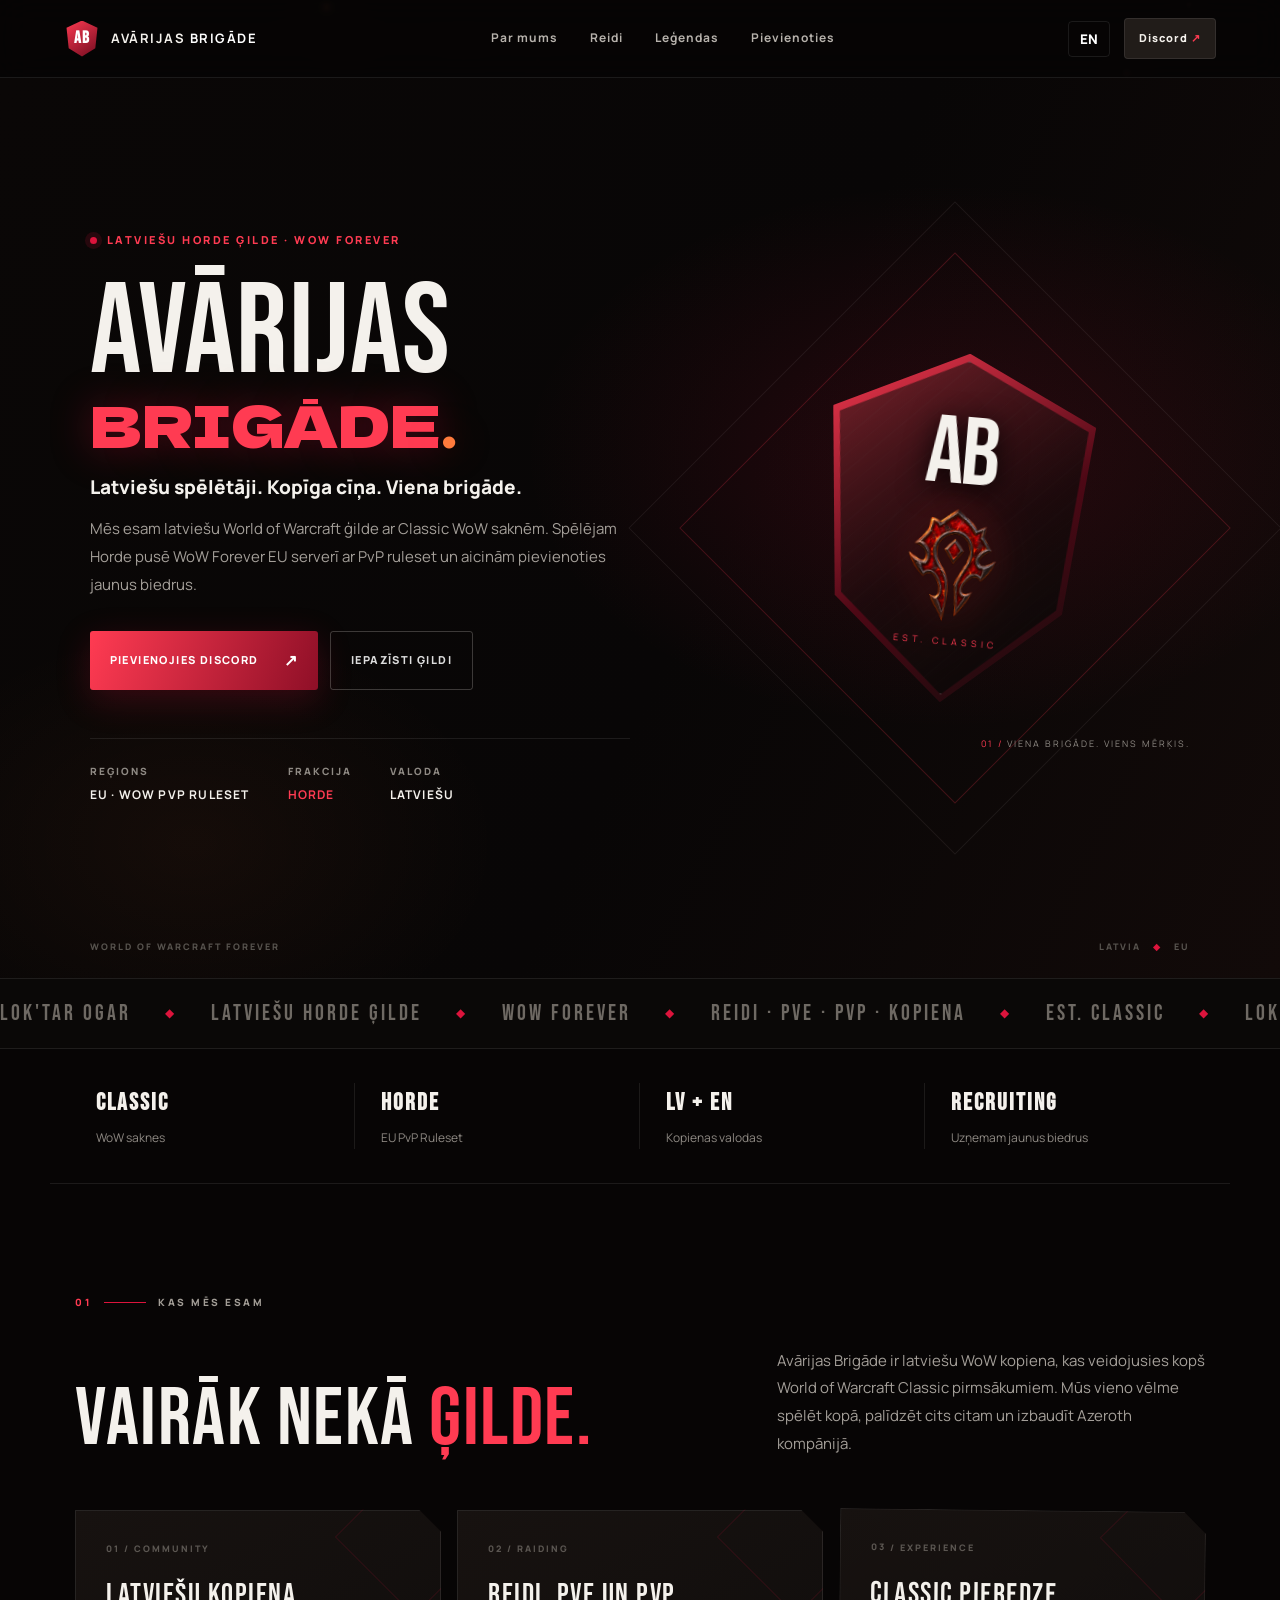
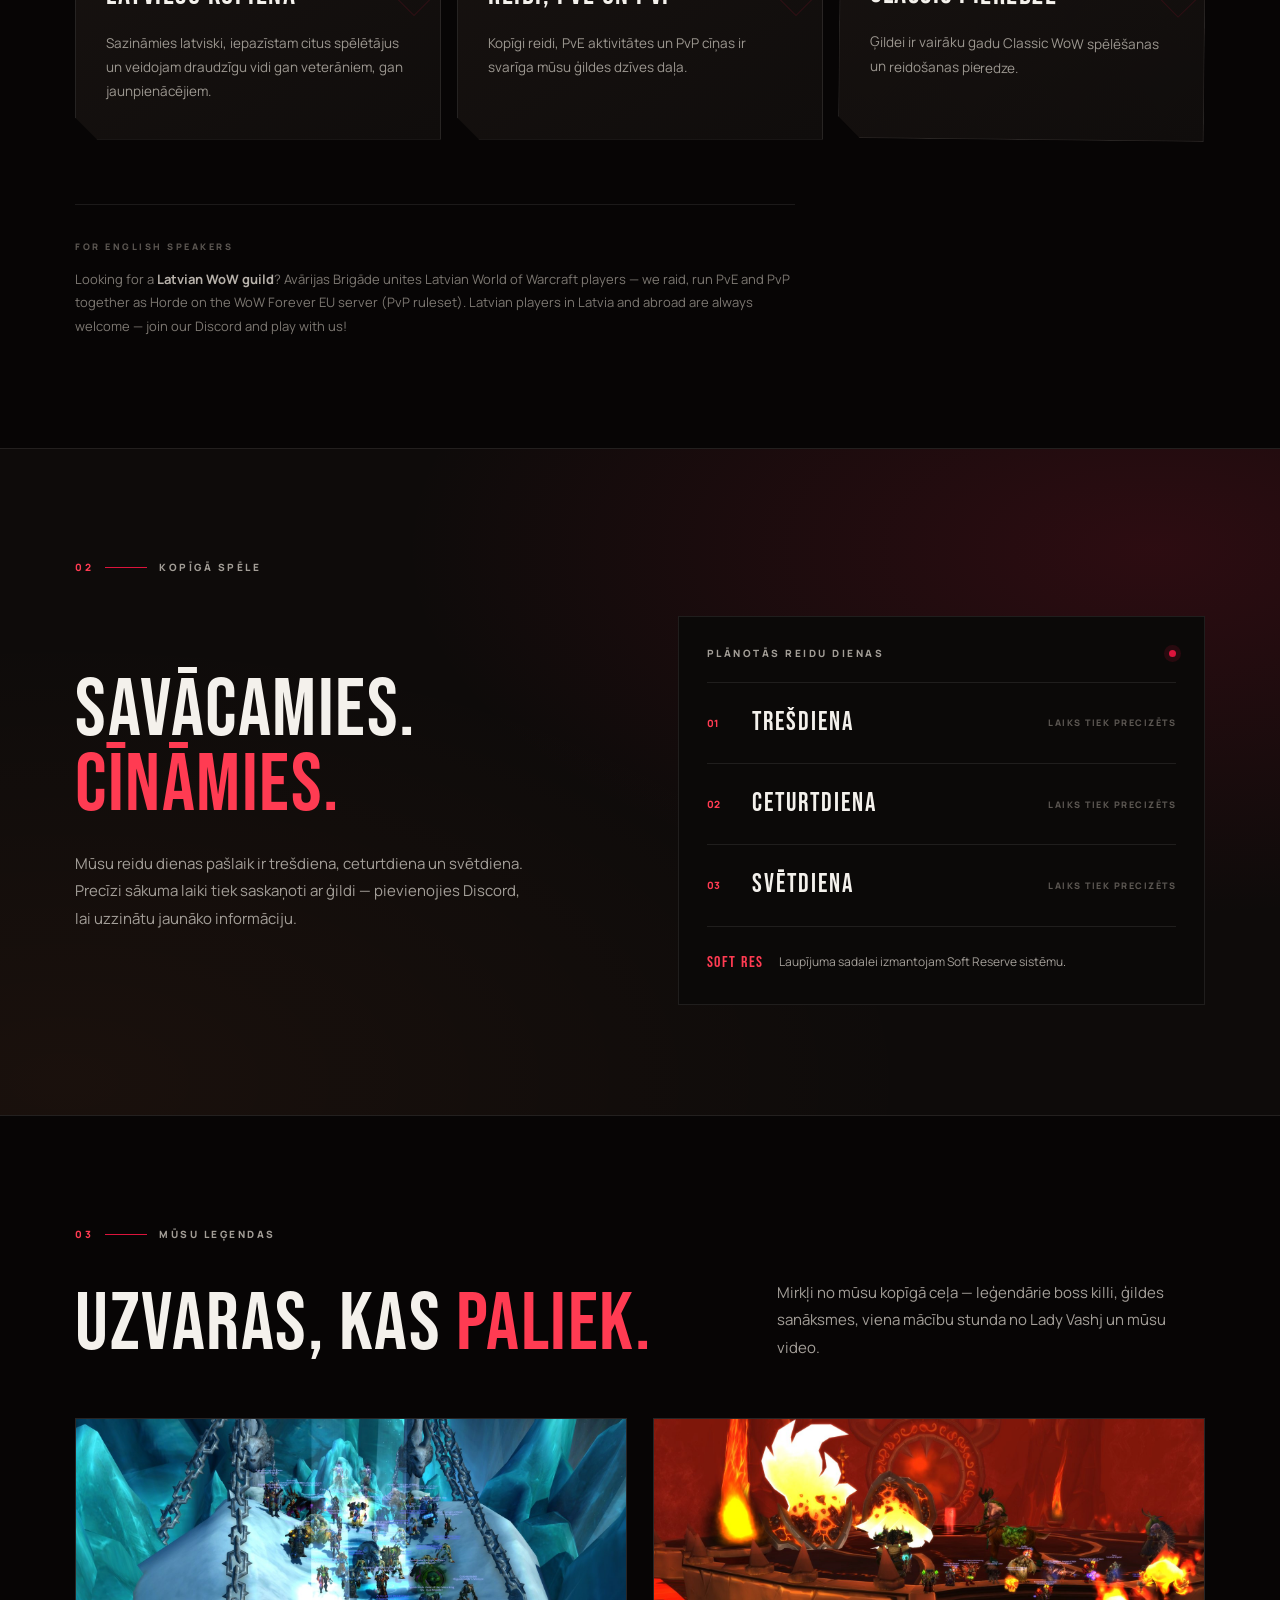
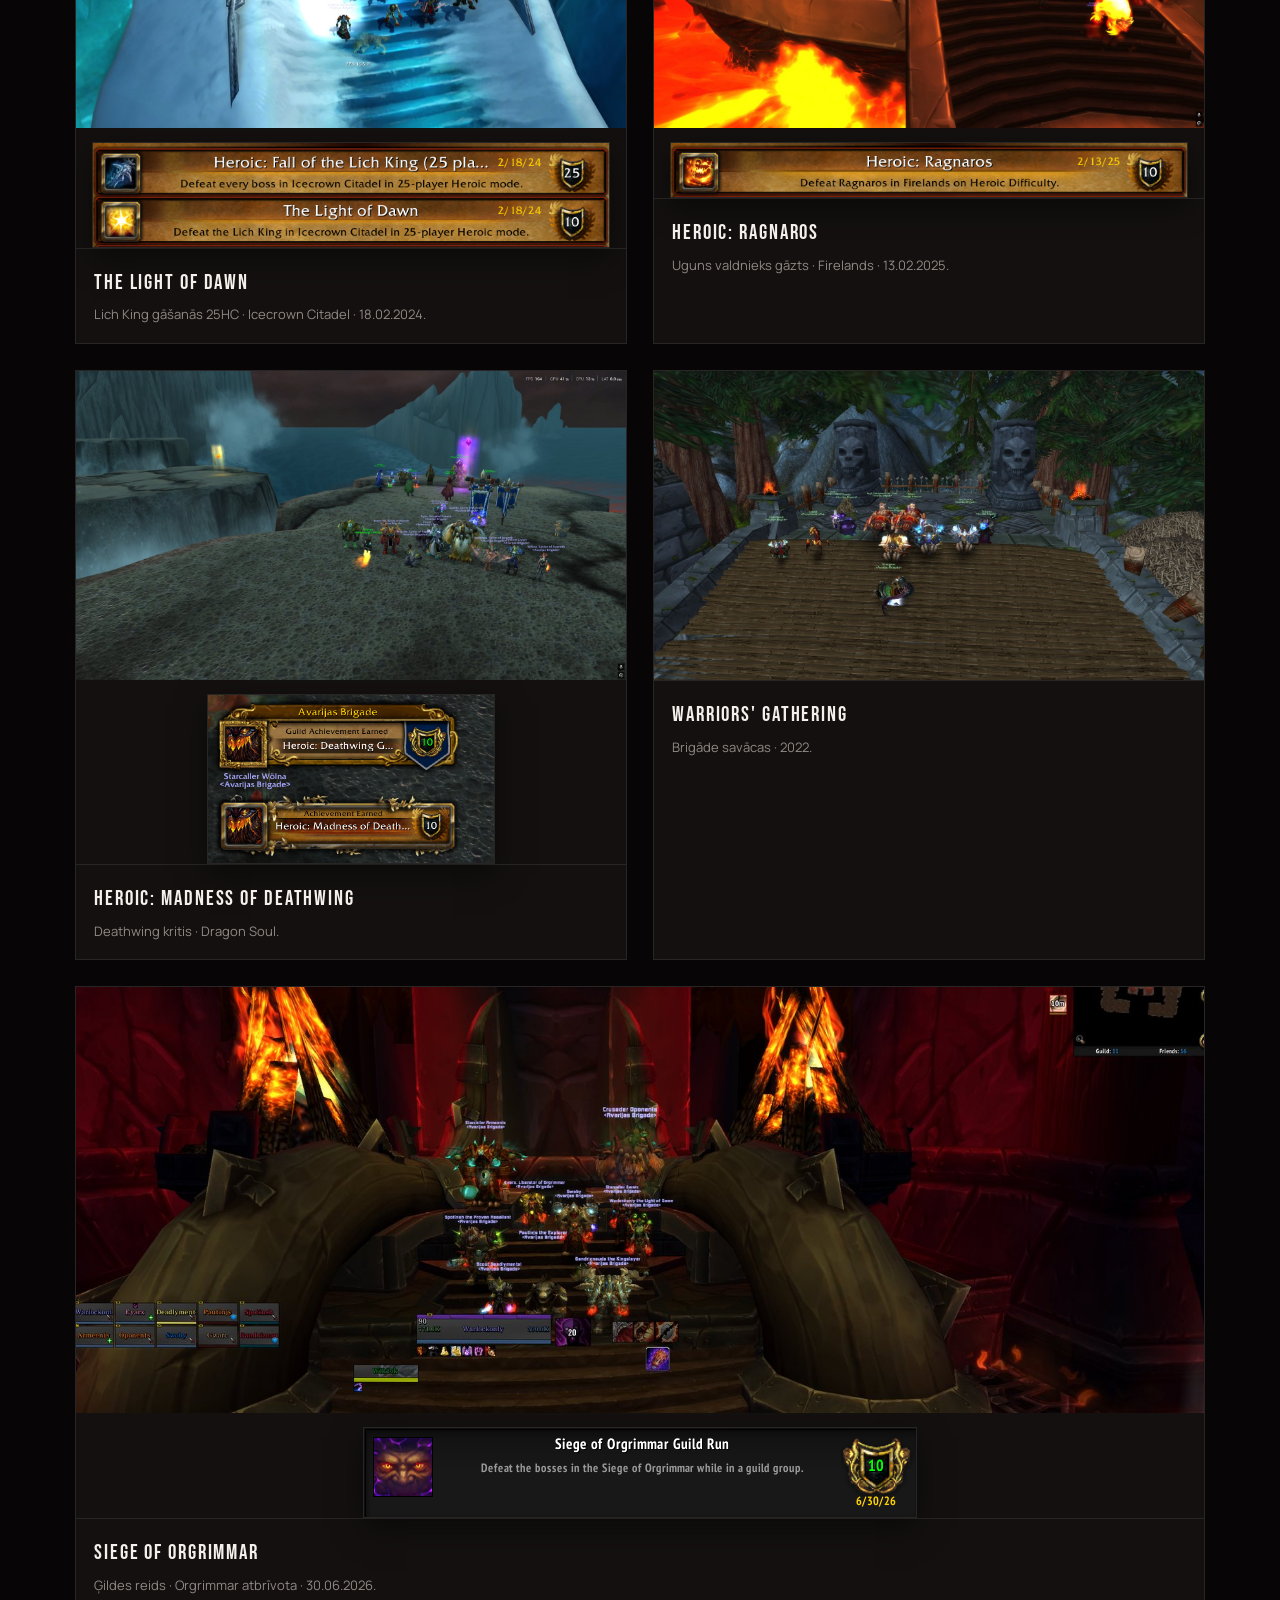
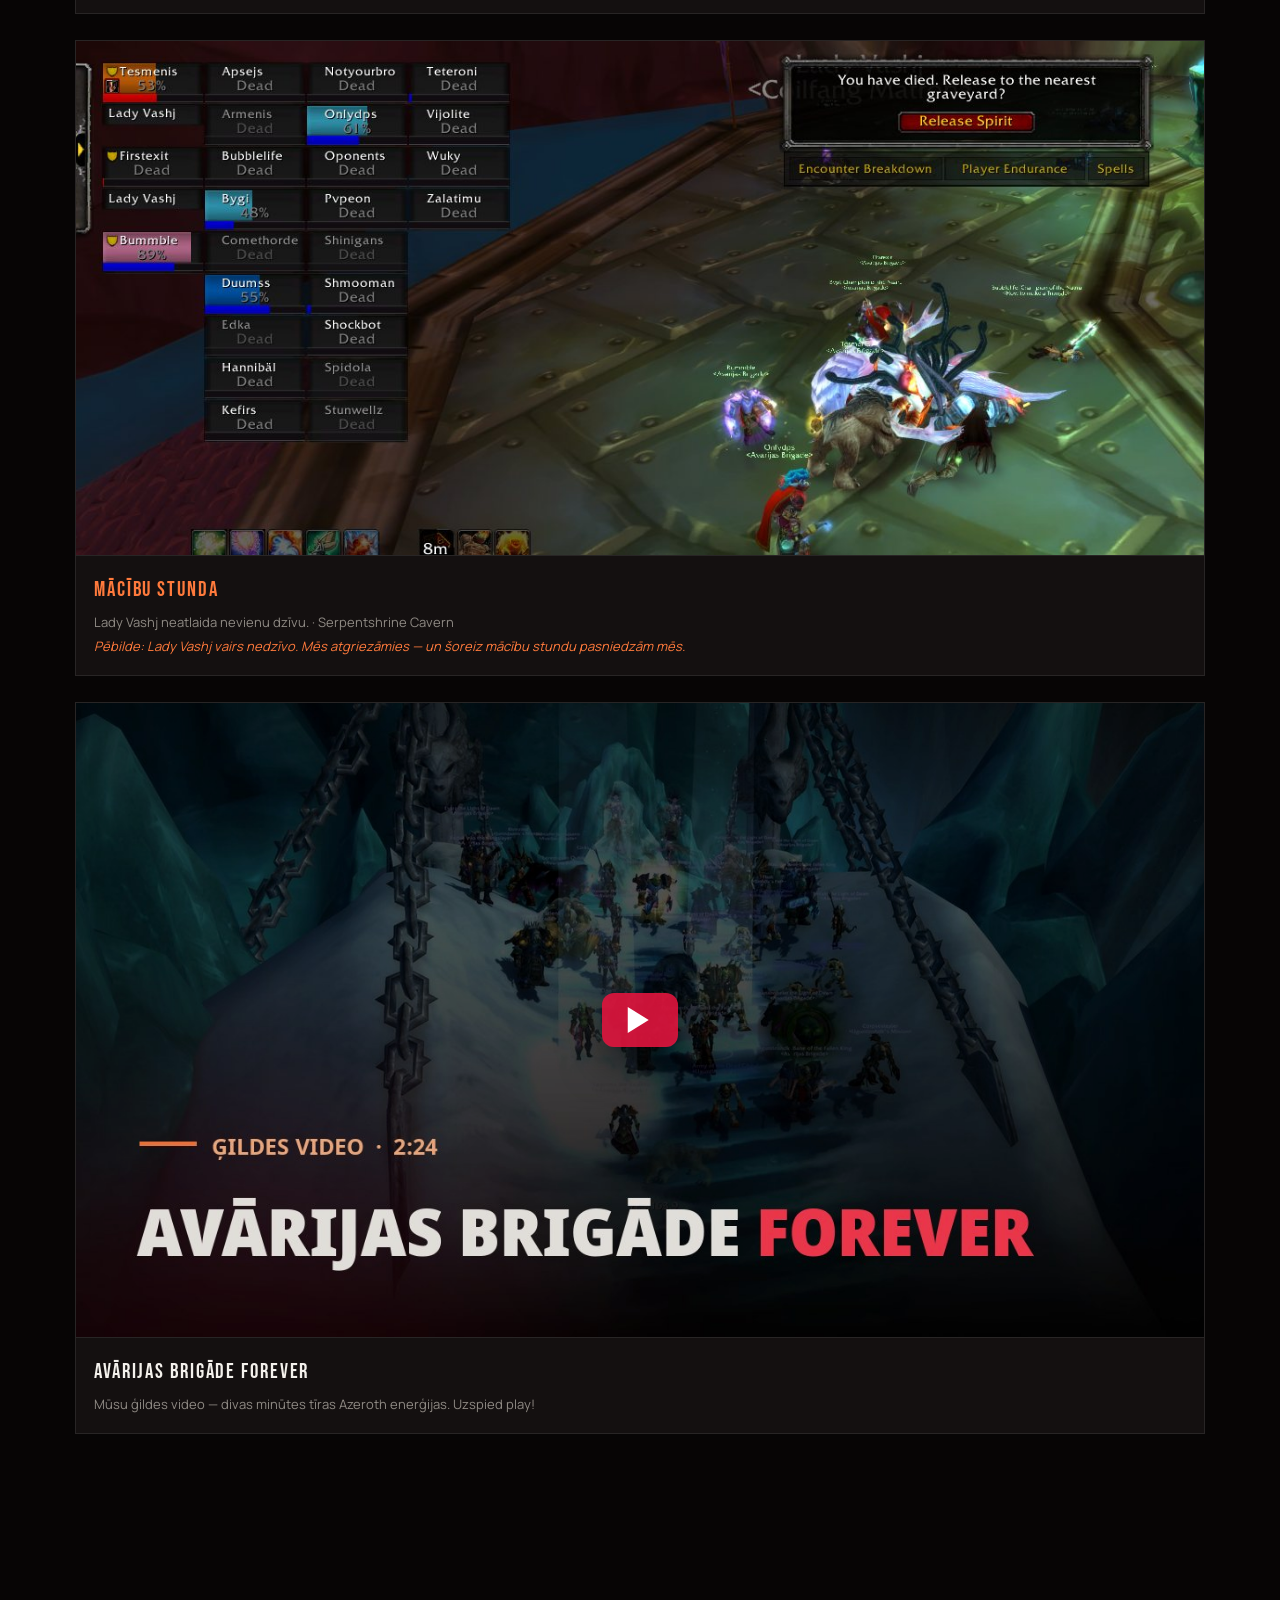
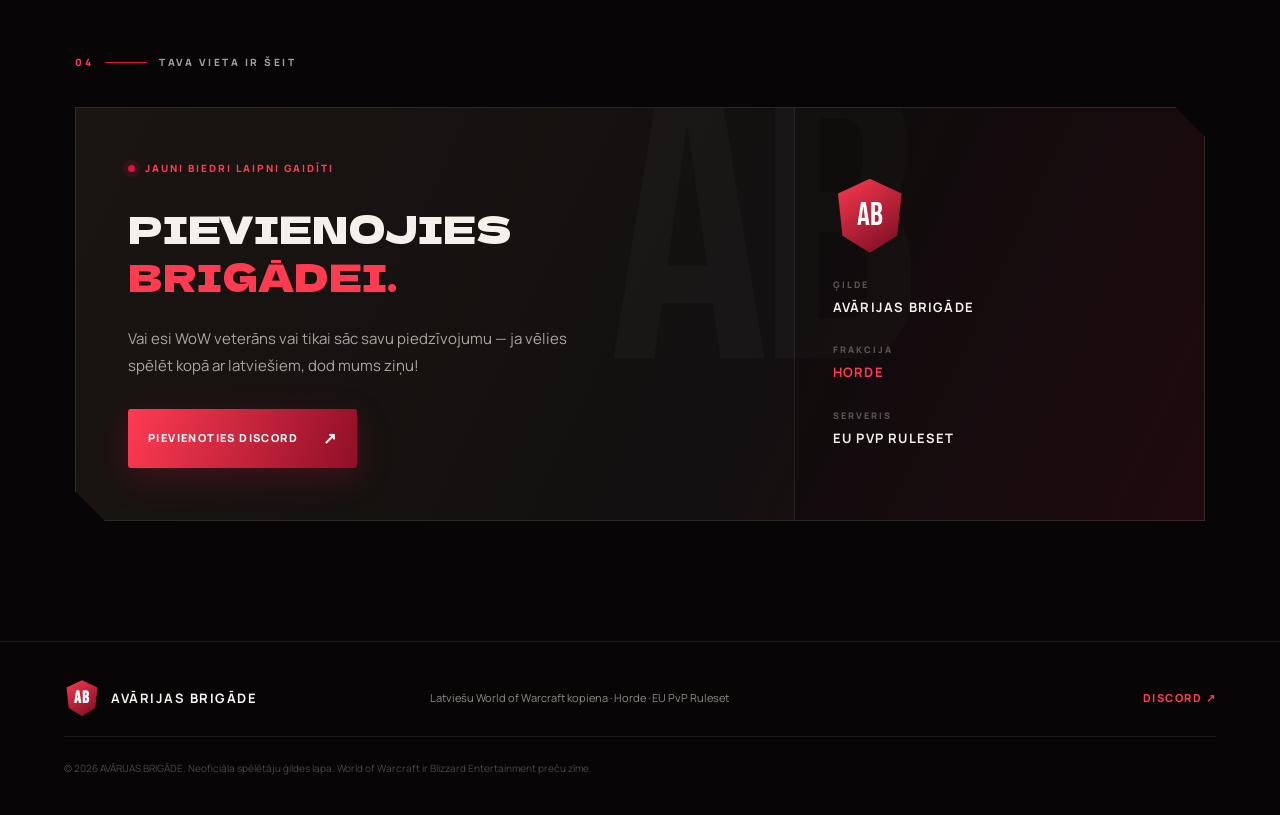
<file: index.html>
<!doctype html>
<html lang="lv">
<head>
  <meta charset="utf-8">
  <meta name="viewport" content="width=device-width, initial-scale=1">
  <meta name="theme-color" content="#070505">
  <title>Avārijas Brigāde | Latviešu WoW Forever Horde Ģilde</title>
  <meta name="description" content="Avārijas Brigāde ir latviešu World of Warcraft Forever ģilde EU PvP ruleset serverī, Horde frakcijā. Pievienojies mūsu latviešu WoW kopienai!">
  <meta name="keywords" content="Avārijas Brigāde, Latvian WoW Guild, Latvian WoW players, WoW Forever EU, WoW Forever Horde, Latvijas WoW ģilde, latviešu WoW spēlētāji">
  <meta property="og:title" content="Avārijas Brigāde — Latviešu WoW Forever Ģilde">
  <meta property="og:description" content="Latviešu Horde ģilde World of Warcraft Forever EU PvP ruleset serverī. Jauni spēlētāji laipni gaidīti!">
  <meta property="og:type" content="website">
  <link rel="icon" href="assets/favicon.svg" type="image/svg+xml">
  <link rel="preconnect" href="https://fonts.googleapis.com">
  <link rel="preconnect" href="https://fonts.gstatic.com" crossorigin>
  <link href="https://fonts.googleapis.com/css2?family=Bebas+Neue&family=Dela+Gothic+One&family=Manrope:wght@400;500;600;700;800&display=swap" rel="stylesheet">
  <link rel="stylesheet" href="styles.css?v=6">
  <script type="application/ld+json">
  {
    "@context":"https://schema.org",
    "@type":"Organization",
    "name":"Avārijas Brigāde",
    "description":"Latvian-speaking Horde guild on the World of Warcraft Forever EU PvP Ruleset server.",
    "url":"https://avarijas-brigade.github.io/",
    "sameAs":["https://discord.gg/phq5A6D"]
  }
  </script>
</head>
<body>
  <canvas id="embers" aria-hidden="true"></canvas>

  <header class="topbar">
    <a class="brand" href="#home" aria-label="Avārijas Brigāde">
      <span class="brand-mark">AB</span><span class="brand-name">AVĀRIJAS <b>BRIGĀDE</b></span>
    </a>
    <nav class="nav" aria-label="Galvenā navigācija">
      <a href="#about" data-i18n="navAbout">Par mums</a>
      <a href="#raids" data-i18n="navRaids">Reidi</a>
      <a href="#gallery" data-i18n="navGallery">Leģendas</a>
      <a href="#join" data-i18n="navJoin">Pievienoties</a>
    </nav>
    <div class="top-actions">
      <button class="lang-switch" id="langSwitch" type="button" aria-label="Switch language">EN</button>
      <a class="discord-small" href="https://discord.gg/phq5A6D" target="_blank" rel="noopener">Discord <span>↗</span></a>
      <button class="menu-btn" id="menuBtn" type="button" aria-label="Atvērt izvēlni" aria-expanded="false" aria-controls="menuOverlay">
        <span></span><span></span><span></span>
      </button>
    </div>
  </header>

  <div class="menu-overlay" id="menuOverlay" role="dialog" aria-modal="true" aria-label="Izvēlne" hidden>
    <button class="menu-close" id="menuClose" type="button" aria-label="Aizvērt izvēlni">✕</button>
    <nav class="menu-links">
      <a href="#about" data-i18n="navAbout">Par mums</a>
      <a href="#raids" data-i18n="navRaids">Reidi</a>
      <a href="#gallery" data-i18n="navGallery">Leģendas</a>
      <a href="#join" data-i18n="navJoin">Pievienoties</a>
      <a href="https://discord.gg/phq5A6D" target="_blank" rel="noopener" class="menu-discord">Discord ↗</a>
    </nav>
  </div>

  <main>
    <section class="hero" id="home">
      <div class="hero-grain" aria-hidden="true"></div>
      <div class="hero-content">
        <div class="eyebrow reveal"><span class="pulse"></span><span data-i18n="eyebrow">LATVIEŠU HORDE ĢILDE · WOW FOREVER</span></div>
        <h1 class="reveal">
          <span class="h-line">AVĀRIJAS</span>
          <span class="h-line h-punch">BRIGĀDE<i>.</i></span>
        </h1>
        <p class="hero-sub reveal" data-i18n="heroSub">Latviešu spēlētāji. Kopīga cīņa. Viena brigāde.</p>
        <p class="hero-copy reveal" data-i18n="heroCopy">Mēs esam latviešu World of Warcraft ģilde ar Classic WoW saknēm. Spēlējam Horde pusē WoW Forever EU serverī ar PvP ruleset un aicinām pievienoties jaunus biedrus.</p>
        <div class="hero-buttons reveal">
          <a class="btn btn-primary" href="https://discord.gg/phq5A6D" target="_blank" rel="noopener"><span data-i18n="joinDiscord">PIEVIENOJIES DISCORD</span><b>↗</b></a>
          <a class="btn btn-ghost" href="#about" data-i18n="discover">IEPAZĪSTI ĢILDI</a>
        </div>
        <div class="hero-meta reveal">
          <div><span class="meta-label" data-i18n="region">REĢIONS</span><strong>EU · WOW PVP RULESET</strong></div>
          <div><span class="meta-label" data-i18n="faction">FRAKCIJA</span><strong class="red-text">HORDE</strong></div>
          <div><span class="meta-label" data-i18n="language">VALODA</span><strong data-i18n="latvian">LATVIEŠU</strong></div>
        </div>
      </div>
      <div class="hero-art" id="heroArt" aria-hidden="true">
        <div class="rune rune-a"></div><div class="rune rune-b"></div>
        <div class="crest"><div class="crest-inner"><span>AB</span><img class="crest-emblem" src="assets/horde-emblem.png" alt="Horde emblēma" width="480" height="589"><small data-i18n="estClassic">EST. CLASSIC</small></div></div>
        <div class="art-caption"><span>01 /</span> <span data-i18n="artCaption">VIENA BRIGĀDE. VIENS MĒRĶIS.</span></div>
      </div>
      <div class="hero-bottom"><span>WORLD OF WARCRAFT FOREVER</span><span>LATVIA <i>◆</i> EU</span></div>
    </section>

    <div class="marquee" aria-hidden="true">
      <div class="marquee-track" id="marqueeTrack">
        <span>LOK'TAR OGAR</span><i>◆</i><span data-i18n="mq1">LATVIEŠU HORDE ĢILDE</span><i>◆</i><span>WOW FOREVER</span><i>◆</i><span data-i18n="mq2">REIDI · PVE · PVP · KOPIENA</span><i>◆</i><span>EST. CLASSIC</span><i>◆</i>
      </div>
    </div>

    <section class="stats">
      <div class="stat reveal"><strong>CLASSIC</strong><span data-i18n="stat1">WoW saknes</span></div>
      <div class="stat reveal"><strong>HORDE</strong><span data-i18n="stat2">EU PvP Ruleset</span></div>
      <div class="stat reveal"><strong>LV + EN</strong><span data-i18n="stat3">Kopienas valodas</span></div>
      <div class="stat reveal"><strong>RECRUITING</strong><span data-i18n="stat4">Uzņemam jaunus biedrus</span></div>
    </section>

    <section class="section about-section" id="about">
      <div class="section-kicker reveal"><span>01</span><i></i><span data-i18n="aboutKicker">KAS MĒS ESAM</span></div>
      <div class="section-heading">
        <h2 class="reveal" data-i18n="aboutTitle">VAIRĀK NEKĀ <em>ĢILDE.</em></h2>
        <div class="section-intro reveal" data-i18n="aboutIntro">Avārijas Brigāde ir latviešu WoW kopiena, kas veidojusies kopš World of Warcraft Classic pirmsākumiem. Mūs vieno vēlme spēlēt kopā, palīdzēt cits citam un izbaudīt Azeroth kompānijā.</div>
      </div>
      <div class="feature-grid">
        <article class="feature-card feature-wide reveal">
          <span class="card-number">01 / COMMUNITY</span>
          <h3 data-i18n="feature1Title">Latviešu kopiena</h3>
          <p data-i18n="feature1Text">Sazināmies latviski, iepazīstam citus spēlētājus un veidojam draudzīgu vidi gan veterāniem, gan jaunpienācējiem.</p>
        </article>
        <article class="feature-card reveal">
          <span class="card-number">02 / RAIDING</span>
          <h3 data-i18n="feature2Title">Reidi, PvE un PvP</h3>
          <p data-i18n="feature2Text">Kopīgi reidi, PvE aktivitātes un PvP cīņas ir svarīga mūsu ģildes dzīves daļa.</p>
        </article>
        <article class="feature-card reveal">
          <span class="card-number">03 / EXPERIENCE</span>
          <h3 data-i18n="feature3Title">Classic pieredze</h3>
          <p data-i18n="feature3Text">Ģildei ir vairāku gadu Classic WoW spēlēšanas un reidošanas pieredze.</p>
        </article>
      </div>
      <div class="en-note reveal">
        <span class="en-note-tag">FOR ENGLISH SPEAKERS</span>
        <p>Looking for a <strong>Latvian WoW guild</strong>? Avārijas Brigāde unites Latvian World of Warcraft players — we raid, run PvE and PvP together as Horde on the WoW Forever EU server (PvP ruleset). Latvian players in Latvia and abroad are always welcome — join our Discord and play with us!</p>
      </div>
    </section>

    <section class="raid-section" id="raids">
      <div class="raid-bg" aria-hidden="true"></div>
      <div class="section raid-inner">
        <div class="section-kicker reveal"><span>02</span><i></i><span data-i18n="raidKicker">KOPĪGĀ SPĒLE</span></div>
        <div class="raid-layout">
          <div>
            <h2 class="reveal" data-i18n="raidTitle">SAVĀCAMIES. <em>CĪNĀMIES.</em></h2>
            <p class="raid-description reveal" data-i18n="raidText">Mūsu reidu dienas pašlaik ir trešdiena, ceturtdiena un svētdiena. Precīzi sākuma laiki tiek saskaņoti ar ģildi — pievienojies Discord, lai uzzinātu jaunāko informāciju.</p>
          </div>
          <div class="schedule reveal">
            <div class="schedule-head"><span data-i18n="scheduleTitle">PLĀNOTĀS REIDU DIENAS</span><span class="live-dot"></span></div>
            <div class="day"><span>01</span><strong data-i18n="wednesday">Trešdiena</strong><small data-i18n="timeTbc">LAIKS TIEK PRECIZĒTS</small></div>
            <div class="day"><span>02</span><strong data-i18n="thursday">Ceturtdiena</strong><small data-i18n="timeTbc">LAIKS TIEK PRECIZĒTS</small></div>
            <div class="day"><span>03</span><strong data-i18n="sunday">Svētdiena</strong><small data-i18n="timeTbc">LAIKS TIEK PRECIZĒTS</small></div>
            <div class="loot-note"><b>SOFT RES</b><span data-i18n="lootText">Laupījuma sadalei izmantojam Soft Reserve sistēmu.</span></div>
          </div>
        </div>
      </div>
    </section>

    <section class="section gallery-section" id="gallery">
      <div class="section-kicker reveal"><span>03</span><i></i><span data-i18n="galleryKicker">MŪSU LEĢENDAS</span></div>
      <div class="section-heading">
        <h2 class="reveal" data-i18n="galleryTitle">UZVARAS, KAS <em>PALIEK.</em></h2>
        <div class="section-intro reveal" data-i18n="galleryIntro">Mirkļi no mūsu kopīgā ceļa — leģendārie boss killi, ģildes sanāksmes, viena mācību stunda no Lady Vashj un mūsu video.</div>
      </div>
      <div class="gallery-grid">
        <figure class="g-card reveal" data-full="assets/gallery/kill-lichking.jpg" tabindex="0">
          <div class="g-media">
            <img src="assets/gallery/kill-lichking.jpg" alt="Avārijas Brigāde uzvar Lich King cīņā Icecrown Citadel" loading="lazy">
          </div>
          <img class="g-ach" src="assets/gallery/ach-lichking.png" alt="Heroic: Fall of the Lich King (25 player) un The Light of Dawn sasniegumi" loading="lazy">
          <figcaption><strong data-i18n="capLichTitle">THE LIGHT OF DAWN</strong><span data-i18n="capLichText">Lich King gāšanās 25HC · Icecrown Citadel · 18.02.2024.</span></figcaption>
        </figure>
        <figure class="g-card reveal" data-full="assets/gallery/kill-ragnaros.jpg" tabindex="0">
          <div class="g-media">
            <img src="assets/gallery/kill-ragnaros.jpg" alt="Avārijas Brigāde uzvar Ragnaros cīņā Firelands" loading="lazy">
          </div>
          <img class="g-ach" src="assets/gallery/ach-ragnaros.png" alt="Heroic: Ragnaros sasniegums" loading="lazy">
          <figcaption><strong data-i18n="capRagTitle">HEROIC: RAGNAROS</strong><span data-i18n="capRagText">Uguns valdnieks gāzts · Firelands · 13.02.2025.</span></figcaption>
        </figure>
        <figure class="g-card reveal" data-full="assets/gallery/kill-deathwing.jpg" tabindex="0">
          <div class="g-media">
            <img src="assets/gallery/kill-deathwing.jpg" alt="Avārijas Brigāde Dragon Soul reidā pie Wyrmrest templa" loading="lazy">
          </div>
          <img class="g-ach" src="assets/gallery/ach-deathwing.png" alt="Heroic: Deathwing un Madness of Deathwing sasniegumi" loading="lazy">
          <figcaption><strong data-i18n="capDwTitle">HEROIC: MADNESS OF DEATHWING</strong><span data-i18n="capDwText">Deathwing kritis · Dragon Soul.</span></figcaption>
        </figure>
        <figure class="g-card reveal" data-full="assets/gallery/guild-2022.jpg" tabindex="0">
          <div class="g-media">
            <img src="assets/gallery/guild-2022.jpg" alt="Avārijas Brigāde kopīgā bilde uz zirgiem pie galvaskausu statujām" loading="lazy">
          </div>
          <figcaption><strong data-i18n="capGroup2Title">WARRIORS' GATHERING</strong><span data-i18n="capGroup2Text">Brigāde savācas · 2022.</span></figcaption>
        </figure>
        <figure class="g-card g-span reveal" data-full="assets/gallery/kill-orgrimmar.jpg" tabindex="0">
          <div class="g-media">
            <img src="assets/gallery/kill-orgrimmar.jpg" alt="Avārijas Brigāde kopīgā bilde pēc Siege of Orgrimmar ģildes reida" loading="lazy">
          </div>
          <img class="g-ach" src="assets/gallery/ach-orgrimmar.png" alt="Siege of Orgrimmar Guild Run sasniegums" loading="lazy">
          <figcaption><strong data-i18n="capOrgTitle">SIEGE OF ORGRIMMAR</strong><span data-i18n="capOrgText">Ģildes reids · Orgrimmar atbrīvota · 30.06.2026.</span></figcaption>
        </figure>
        <figure class="g-card g-span g-wipe reveal" data-full="assets/gallery/wipe-vashj.jpg" tabindex="0">
          <div class="g-media">
            <img src="assets/gallery/wipe-vashj.jpg" alt="Avārijas Brigāde episkais wipe pie Lady Vashj — visi miruši" loading="lazy">
          </div>
          <figcaption><strong data-i18n="capWipeTitle">MĀCĪBU STUNDA</strong><span data-i18n="capWipeText">Lady Vashj neatlaida nevienu dzīvu. · Serpentshrine Cavern</span><span class="g-epilogue" data-i18n="capWipeEpilogue">Pēbilde: Lady Vashj vairs nedzīvo. Mēs atgriezāmies — un šoreiz mācību stundu pasniedzām mēs.</span></figcaption>
        </figure>
        <figure class="g-card g-span g-video reveal">
          <div class="yt-lite" data-vid="fbRZspD0Kq4" role="button" tabindex="0" aria-label="Atskaņot ģildes video">
            <img src="assets/gallery/video-forever.jpg" alt="Avārijas Brigāde Forever — ģildes video" loading="lazy">
            <span class="yt-play" aria-hidden="true"></span>
          </div>
          <figcaption><strong data-i18n="capVideoTitle">AVĀRIJAS BRIGĀDE FOREVER</strong><span data-i18n="capVideoText">Mūsu ģildes video — divas minūtes tīras Azeroth enerģijas. Uzspied play!</span></figcaption>
        </figure>
      </div>
    </section>

    <section class="section join-section" id="join">
      <div class="section-kicker reveal"><span>04</span><i></i><span data-i18n="joinKicker">TAVA VIETA IR ŠEIT</span></div>
      <div class="join-card reveal">
        <div class="join-copy">
          <span class="join-tag"><span class="pulse"></span><span data-i18n="recruiting">JAUNI BIEDRI LAIPNI GAIDĪTI</span></span>
          <h2 data-i18n="joinTitle">PIEVIENOJIES <em>BRIGĀDEI.</em></h2>
          <p data-i18n="joinText">Vai esi WoW veterāns vai tikai sāc savu piedzīvojumu — ja vēlies spēlēt kopā ar latviešiem, dod mums ziņu!</p>
          <a class="btn btn-primary" href="https://discord.gg/phq5A6D" target="_blank" rel="noopener"><span data-i18n="joinNow">PIEVIENOTIES DISCORD</span><b>↗</b></a>
        </div>
        <div class="join-side">
          <div class="join-emblem">AB</div>
          <div><span data-i18n="guildNameLabel">ĢILDE</span><strong>AVĀRIJAS BRIGĀDE</strong></div>
          <div><span data-i18n="factionLabel">FRAKCIJA</span><strong class="red-text">HORDE</strong></div>
          <div><span data-i18n="serverLabel">SERVERIS</span><strong>EU PVP RULESET</strong></div>
        </div>
      </div>
    </section>
  </main>

  <footer class="footer">
    <a class="brand" href="#home"><span class="brand-mark">AB</span><span class="brand-name">AVĀRIJAS <b>BRIGĀDE</b></span></a>
    <p data-i18n="footerText">Latviešu World of Warcraft kopiena · Horde · EU PvP Ruleset</p>
    <a href="https://discord.gg/phq5A6D" target="_blank" rel="noopener">DISCORD ↗</a>
    <small>© <span id="year"></span> AVĀRIJAS BRIGĀDE. <span data-i18n="fanNote">Neoficiāla spēlētāju ģildes lapa. World of Warcraft ir Blizzard Entertainment preču zīme.</span></small>
  </footer>

  <script src="script.js?v=6"></script>
</body>
</html>
</file>
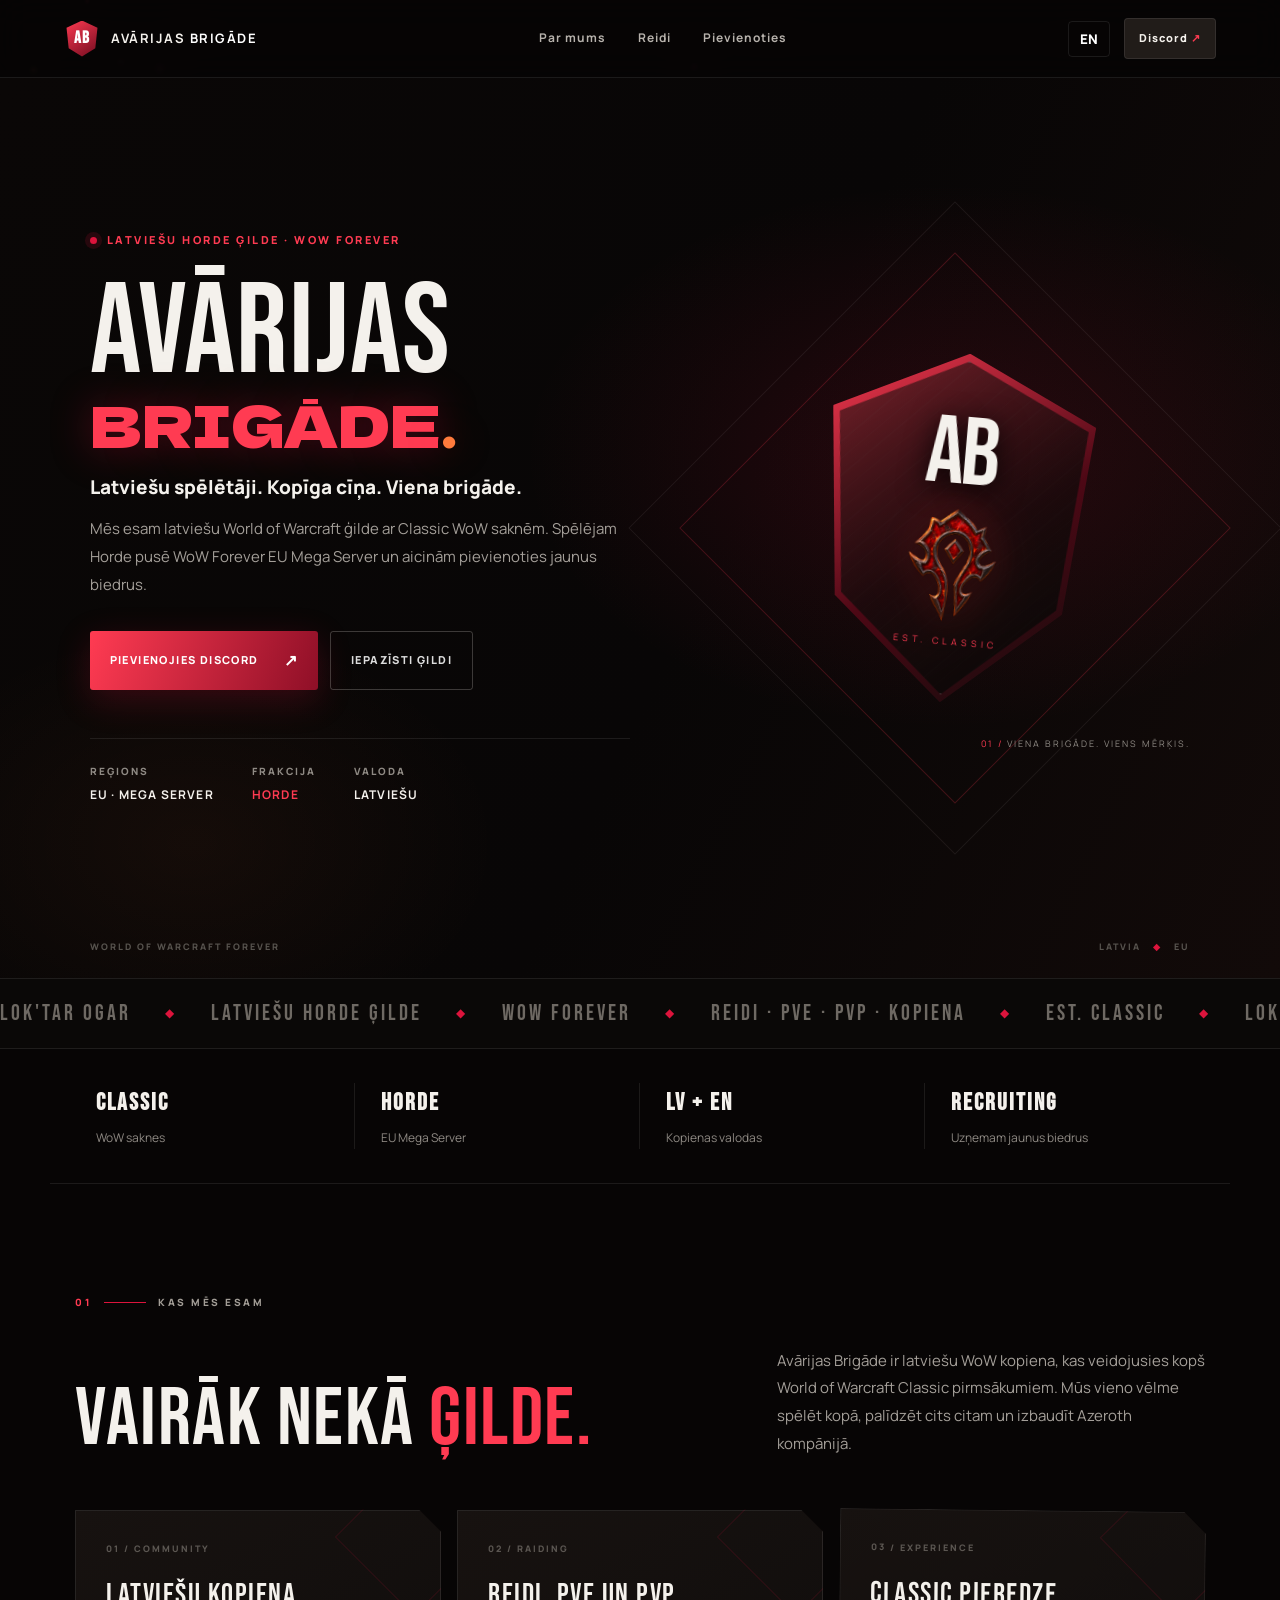
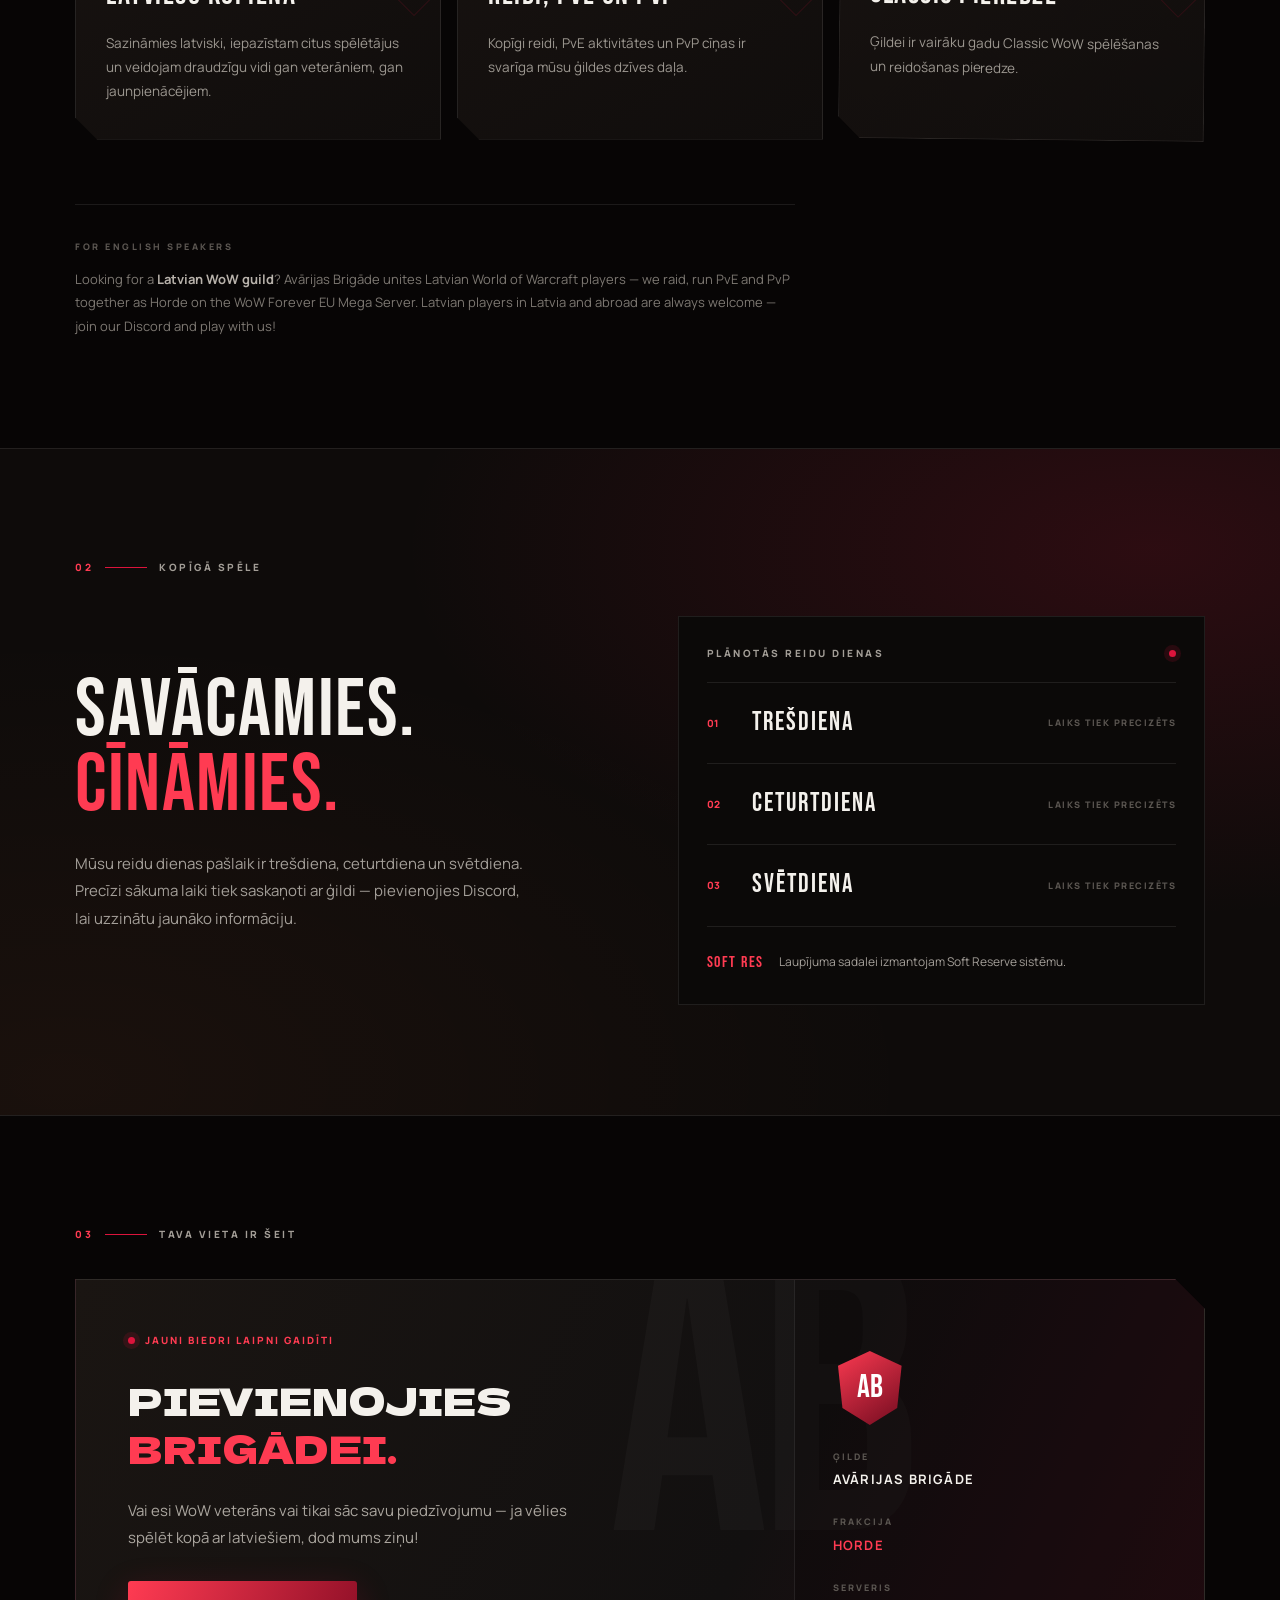
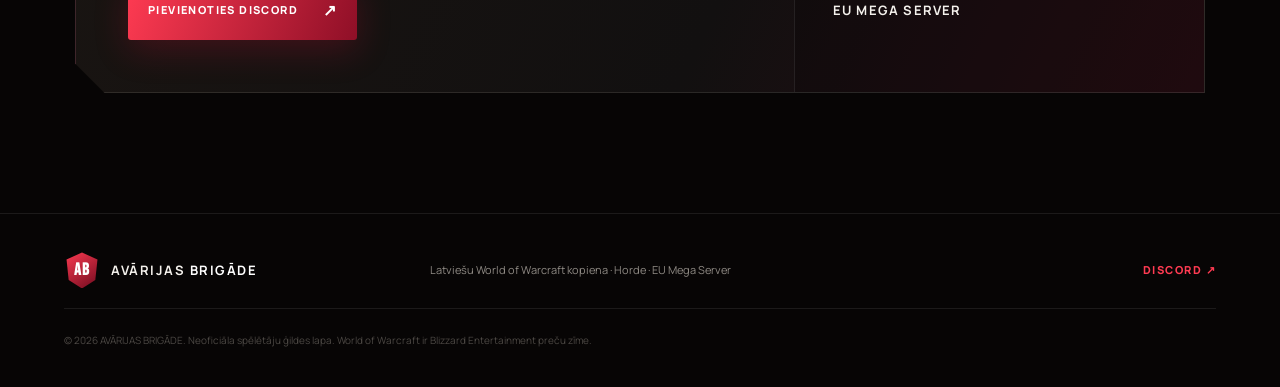
<file: index (2).html>
<!doctype html>
<html lang="lv">
<head>
  <meta charset="utf-8">
  <meta name="viewport" content="width=device-width, initial-scale=1">
  <meta name="theme-color" content="#070505">
  <title>Avārijas Brigāde | Latviešu WoW Forever Horde Ģilde</title>
  <meta name="description" content="Avārijas Brigāde ir latviešu World of Warcraft Forever ģilde EU Mega Server, Horde frakcijā. Pievienojies mūsu latviešu WoW kopienai!">
  <meta name="keywords" content="Avārijas Brigāde, Latvian WoW Guild, Latvian WoW players, WoW Forever EU, WoW Forever Horde, Latvijas WoW ģilde, latviešu WoW spēlētāji">
  <meta property="og:title" content="Avārijas Brigāde — Latviešu WoW Forever Ģilde">
  <meta property="og:description" content="Latviešu Horde ģilde World of Warcraft Forever EU Mega Server. Jauni spēlētāji laipni gaidīti!">
  <meta property="og:type" content="website">
  <link rel="icon" href="assets/favicon.svg" type="image/svg+xml">
  <link rel="preconnect" href="https://fonts.googleapis.com">
  <link rel="preconnect" href="https://fonts.gstatic.com" crossorigin>
  <link href="https://fonts.googleapis.com/css2?family=Bebas+Neue&family=Dela+Gothic+One&family=Manrope:wght@400;500;600;700;800&display=swap" rel="stylesheet">
  <link rel="stylesheet" href="styles.css?v=4">
  <script type="application/ld+json">
  {
    "@context":"https://schema.org",
    "@type":"Organization",
    "name":"Avārijas Brigāde",
    "description":"Latvian-speaking Horde guild in World of Warcraft Forever EU Mega Server.",
    "url":"https://shadowdragoons.github.io/avarijas-brigade/",
    "sameAs":["https://discord.gg/bbRNztj4Y"]
  }
  </script>
</head>
<body>
  <canvas id="embers" aria-hidden="true"></canvas>

  <header class="topbar">
    <a class="brand" href="#home" aria-label="Avārijas Brigāde">
      <span class="brand-mark">AB</span><span class="brand-name">AVĀRIJAS <b>BRIGĀDE</b></span>
    </a>
    <nav class="nav" aria-label="Galvenā navigācija">
      <a href="#about" data-i18n="navAbout">Par mums</a>
      <a href="#raids" data-i18n="navRaids">Reidi</a>
      <a href="#join" data-i18n="navJoin">Pievienoties</a>
    </nav>
    <div class="top-actions">
      <button class="lang-switch" id="langSwitch" type="button" aria-label="Switch language">EN</button>
      <a class="discord-small" href="https://discord.gg/bbRNztj4Y" target="_blank" rel="noopener">Discord <span>↗</span></a>
      <button class="menu-btn" id="menuBtn" type="button" aria-label="Atvērt izvēlni" aria-expanded="false" aria-controls="menuOverlay">
        <span></span><span></span><span></span>
      </button>
    </div>
  </header>

  <div class="menu-overlay" id="menuOverlay" role="dialog" aria-modal="true" aria-label="Izvēlne" hidden>
    <button class="menu-close" id="menuClose" type="button" aria-label="Aizvērt izvēlni">✕</button>
    <nav class="menu-links">
      <a href="#about" data-i18n="navAbout">Par mums</a>
      <a href="#raids" data-i18n="navRaids">Reidi</a>
      <a href="#join" data-i18n="navJoin">Pievienoties</a>
      <a href="https://discord.gg/bbRNztj4Y" target="_blank" rel="noopener" class="menu-discord">Discord ↗</a>
    </nav>
  </div>

  <main>
    <section class="hero" id="home">
      <div class="hero-grain" aria-hidden="true"></div>
      <div class="hero-content">
        <div class="eyebrow reveal"><span class="pulse"></span><span data-i18n="eyebrow">LATVIEŠU HORDE ĢILDE · WOW FOREVER</span></div>
        <h1 class="reveal">
          <span class="h-line">AVĀRIJAS</span>
          <span class="h-line h-punch">BRIGĀDE<i>.</i></span>
        </h1>
        <p class="hero-sub reveal" data-i18n="heroSub">Latviešu spēlētāji. Kopīga cīņa. Viena brigāde.</p>
        <p class="hero-copy reveal" data-i18n="heroCopy">Mēs esam latviešu World of Warcraft ģilde ar Classic WoW saknēm. Spēlējam Horde pusē WoW Forever EU Mega Server un aicinām pievienoties jaunus biedrus.</p>
        <div class="hero-buttons reveal">
          <a class="btn btn-primary" href="https://discord.gg/bbRNztj4Y" target="_blank" rel="noopener"><span data-i18n="joinDiscord">PIEVIENOJIES DISCORD</span><b>↗</b></a>
          <a class="btn btn-ghost" href="#about" data-i18n="discover">IEPAZĪSTI ĢILDI</a>
        </div>
        <div class="hero-meta reveal">
          <div><span class="meta-label" data-i18n="region">REĢIONS</span><strong>EU · MEGA SERVER</strong></div>
          <div><span class="meta-label" data-i18n="faction">FRAKCIJA</span><strong class="red-text">HORDE</strong></div>
          <div><span class="meta-label" data-i18n="language">VALODA</span><strong data-i18n="latvian">LATVIEŠU</strong></div>
        </div>
      </div>
      <div class="hero-art" id="heroArt" aria-hidden="true">
        <div class="rune rune-a"></div><div class="rune rune-b"></div>
        <div class="crest"><div class="crest-inner"><span>AB</span><img class="crest-emblem" src="assets/horde-emblem.png" alt="Horde emblēma" width="480" height="589"><small data-i18n="estClassic">EST. CLASSIC</small></div></div>
        <div class="art-caption"><span>01 /</span> <span data-i18n="artCaption">VIENA BRIGĀDE. VIENS MĒRĶIS.</span></div>
      </div>
      <div class="hero-bottom"><span>WORLD OF WARCRAFT FOREVER</span><span>LATVIA <i>◆</i> EU</span></div>
    </section>

    <div class="marquee" aria-hidden="true">
      <div class="marquee-track" id="marqueeTrack">
        <span>LOK'TAR OGAR</span><i>◆</i><span data-i18n="mq1">LATVIEŠU HORDE ĢILDE</span><i>◆</i><span>WOW FOREVER</span><i>◆</i><span data-i18n="mq2">REIDI · PVE · PVP · KOPIENA</span><i>◆</i><span>EST. CLASSIC</span><i>◆</i>
      </div>
    </div>

    <section class="stats">
      <div class="stat reveal"><strong>CLASSIC</strong><span data-i18n="stat1">WoW saknes</span></div>
      <div class="stat reveal"><strong>HORDE</strong><span data-i18n="stat2">EU Mega Server</span></div>
      <div class="stat reveal"><strong>LV + EN</strong><span data-i18n="stat3">Kopienas valodas</span></div>
      <div class="stat reveal"><strong>RECRUITING</strong><span data-i18n="stat4">Uzņemam jaunus biedrus</span></div>
    </section>

    <section class="section about-section" id="about">
      <div class="section-kicker reveal"><span>01</span><i></i><span data-i18n="aboutKicker">KAS MĒS ESAM</span></div>
      <div class="section-heading">
        <h2 class="reveal" data-i18n="aboutTitle">VAIRĀK NEKĀ <em>ĢILDE.</em></h2>
        <div class="section-intro reveal" data-i18n="aboutIntro">Avārijas Brigāde ir latviešu WoW kopiena, kas veidojusies kopš World of Warcraft Classic pirmsākumiem. Mūs vieno vēlme spēlēt kopā, palīdzēt cits citam un izbaudīt Azeroth kompānijā.</div>
      </div>
      <div class="feature-grid">
        <article class="feature-card feature-wide reveal">
          <span class="card-number">01 / COMMUNITY</span>
          <h3 data-i18n="feature1Title">Latviešu kopiena</h3>
          <p data-i18n="feature1Text">Sazināmies latviski, iepazīstam citus spēlētājus un veidojam draudzīgu vidi gan veterāniem, gan jaunpienācējiem.</p>
        </article>
        <article class="feature-card reveal">
          <span class="card-number">02 / RAIDING</span>
          <h3 data-i18n="feature2Title">Reidi, PvE un PvP</h3>
          <p data-i18n="feature2Text">Kopīgi reidi, PvE aktivitātes un PvP cīņas ir svarīga mūsu ģildes dzīves daļa.</p>
        </article>
        <article class="feature-card reveal">
          <span class="card-number">03 / EXPERIENCE</span>
          <h3 data-i18n="feature3Title">Classic pieredze</h3>
          <p data-i18n="feature3Text">Ģildei ir vairāku gadu Classic WoW spēlēšanas un reidošanas pieredze.</p>
        </article>
      </div>
      <div class="en-note reveal">
        <span class="en-note-tag">FOR ENGLISH SPEAKERS</span>
        <p>Looking for a <strong>Latvian WoW guild</strong>? Avārijas Brigāde unites Latvian World of Warcraft players — we raid, run PvE and PvP together as Horde on the WoW Forever EU Mega Server. Latvian players in Latvia and abroad are always welcome — join our Discord and play with us!</p>
      </div>
    </section>

    <section class="raid-section" id="raids">
      <div class="raid-bg" aria-hidden="true"></div>
      <div class="section raid-inner">
        <div class="section-kicker reveal"><span>02</span><i></i><span data-i18n="raidKicker">KOPĪGĀ SPĒLE</span></div>
        <div class="raid-layout">
          <div>
            <h2 class="reveal" data-i18n="raidTitle">SAVĀCAMIES. <em>CĪNĀMIES.</em></h2>
            <p class="raid-description reveal" data-i18n="raidText">Mūsu reidu dienas pašlaik ir trešdiena, ceturtdiena un svētdiena. Precīzi sākuma laiki tiek saskaņoti ar ģildi — pievienojies Discord, lai uzzinātu jaunāko informāciju.</p>
          </div>
          <div class="schedule reveal">
            <div class="schedule-head"><span data-i18n="scheduleTitle">PLĀNOTĀS REIDU DIENAS</span><span class="live-dot"></span></div>
            <div class="day"><span>01</span><strong data-i18n="wednesday">Trešdiena</strong><small data-i18n="timeTbc">LAIKS TIEK PRECIZĒTS</small></div>
            <div class="day"><span>02</span><strong data-i18n="thursday">Ceturtdiena</strong><small data-i18n="timeTbc">LAIKS TIEK PRECIZĒTS</small></div>
            <div class="day"><span>03</span><strong data-i18n="sunday">Svētdiena</strong><small data-i18n="timeTbc">LAIKS TIEK PRECIZĒTS</small></div>
            <div class="loot-note"><b>SOFT RES</b><span data-i18n="lootText">Laupījuma sadalei izmantojam Soft Reserve sistēmu.</span></div>
          </div>
        </div>
      </div>
    </section>

    <section class="section join-section" id="join">
      <div class="section-kicker reveal"><span>03</span><i></i><span data-i18n="joinKicker">TAVA VIETA IR ŠEIT</span></div>
      <div class="join-card reveal">
        <div class="join-copy">
          <span class="join-tag"><span class="pulse"></span><span data-i18n="recruiting">JAUNI BIEDRI LAIPNI GAIDĪTI</span></span>
          <h2 data-i18n="joinTitle">PIEVIENOJIES <em>BRIGĀDEI.</em></h2>
          <p data-i18n="joinText">Vai esi WoW veterāns vai tikai sāc savu piedzīvojumu — ja vēlies spēlēt kopā ar latviešiem, dod mums ziņu!</p>
          <a class="btn btn-primary" href="https://discord.gg/bbRNztj4Y" target="_blank" rel="noopener"><span data-i18n="joinNow">PIEVIENOTIES DISCORD</span><b>↗</b></a>
        </div>
        <div class="join-side">
          <div class="join-emblem">AB</div>
          <div><span data-i18n="guildNameLabel">ĢILDE</span><strong>AVĀRIJAS BRIGĀDE</strong></div>
          <div><span data-i18n="factionLabel">FRAKCIJA</span><strong class="red-text">HORDE</strong></div>
          <div><span data-i18n="serverLabel">SERVERIS</span><strong>EU MEGA SERVER</strong></div>
        </div>
      </div>
    </section>
  </main>

  <footer class="footer">
    <a class="brand" href="#home"><span class="brand-mark">AB</span><span class="brand-name">AVĀRIJAS <b>BRIGĀDE</b></span></a>
    <p data-i18n="footerText">Latviešu World of Warcraft kopiena · Horde · EU Mega Server</p>
    <a href="https://discord.gg/bbRNztj4Y" target="_blank" rel="noopener">DISCORD ↗</a>
    <small>© <span id="year"></span> AVĀRIJAS BRIGĀDE. <span data-i18n="fanNote">Neoficiāla spēlētāju ģildes lapa. World of Warcraft ir Blizzard Entertainment preču zīme.</span></small>
  </footer>

  <script src="script.js?v=4"></script>
</body>
</html>
</file>
<file: styles.css>
/* ============ AVĀRIJAS BRIGĀDE — redesign v2 ============ */
:root{
  --bg:#070505;
  --panel:#141010;
  --panel2:#1c1715;
  --text:#f4f1ec;
  --muted:#8f8a84;
  --faint:#5c5752;
  --red:#dc143c;
  --red-hot:#ff3b52;
  --ember:#ff7a3c;
  --line:rgba(244,241,236,.09);
  --max:1180px;
  --font-display:'Bebas Neue',Impact,sans-serif;
  --font-punch:'Dela Gothic One',Impact,sans-serif;
  --font-body:'Manrope',Arial,sans-serif;
}
*{box-sizing:border-box}
html{scroll-behavior:smooth;scroll-padding-top:86px;overflow-x:clip}
body{margin:0;background:var(--bg);color:var(--text);font-family:var(--font-body);font-size:16px;line-height:1.7;overflow-x:clip;-webkit-font-smoothing:antialiased}
a{color:inherit;text-decoration:none}
:focus-visible{outline:2px solid var(--red-hot);outline-offset:3px;border-radius:2px}
::selection{background:var(--red);color:#fff}
h1,h2,h3,p{margin-top:0}

/* ---- ember canvas ---- */
#embers{position:fixed;inset:0;width:100%;height:100%;z-index:0;pointer-events:none}
.topbar,main,.footer{position:relative;z-index:1}

/* ---- reveal on scroll ---- */
.reveal{opacity:0;transform:translateY(34px);transition:opacity .8s cubic-bezier(.22,.8,.3,1),transform .8s cubic-bezier(.22,.8,.3,1)}
.reveal.in{opacity:1;transform:none}
@media(prefers-reduced-motion:reduce){
  html{scroll-behavior:auto}
  .reveal{opacity:1;transform:none;transition:none}
  *{animation-duration:.01ms!important;animation-iteration-count:1!important;transition-duration:.01ms!important}
}

/* ---- topbar ---- */
.topbar{height:78px;display:flex;align-items:center;justify-content:space-between;padding:0 max(5vw,calc((100vw - var(--max))/2));border-bottom:1px solid var(--line);background:rgba(7,5,5,.85);backdrop-filter:blur(16px);position:sticky;top:0;z-index:50}
.brand{display:flex;align-items:center;gap:11px;font-size:13px;letter-spacing:1.5px;font-weight:700}
.brand-mark{width:36px;height:36px;display:grid;place-items:center;background:linear-gradient(145deg,var(--red-hot),#6e0a1e);clip-path:polygon(50% 0,93% 20%,87% 77%,50% 100%,13% 77%,7% 20%);font-family:var(--font-display);font-size:17px;color:#fff}
.brand-name b{color:#fff}
.nav{display:flex;gap:32px;color:#b7b2ac;font-size:12px;font-weight:700;letter-spacing:1px}
.nav a{position:relative;padding:6px 0;transition:color .2s}
.nav a:after{content:"";position:absolute;left:0;bottom:0;width:0;height:1px;background:var(--red);transition:width .25s}
.nav a:hover{color:#fff}
.nav a:hover:after{width:100%}
.top-actions{display:flex;gap:14px;align-items:center}
.lang-switch{border:1px solid var(--line);background:transparent;color:#fff;padding:8px 11px;border-radius:4px;font-weight:800;cursor:pointer;font-family:var(--font-body);transition:border-color .2s}
.lang-switch:hover{border-color:var(--red)}
.discord-small{font-size:11px;font-weight:800;letter-spacing:1px;background:#211c19;padding:10px 14px;border-radius:4px;border:1px solid var(--line);transition:border-color .2s,transform .2s}
.discord-small:hover{border-color:var(--red);transform:translateY(-2px)}
.discord-small span{color:var(--red-hot)}

/* ---- hamburger (mobile) ---- */
.menu-btn{display:none;flex-direction:column;gap:5px;background:none;border:1px solid var(--line);border-radius:4px;padding:10px;cursor:pointer}
.menu-btn span{width:18px;height:2px;background:#fff;transition:transform .25s,opacity .2s}
.menu-overlay{position:fixed;inset:0;background:rgba(5,4,4,.97);z-index:100;display:flex;align-items:center;justify-content:center;opacity:0;transition:opacity .25s}
.menu-overlay[hidden]{display:none}
.menu-overlay.open{opacity:1}
.menu-links{display:flex;flex-direction:column;gap:26px;text-align:center}
.menu-links a{font-family:var(--font-display);font-size:44px;letter-spacing:3px;color:var(--text);transition:color .2s}
.menu-links a:hover{color:var(--red-hot)}
.menu-links .menu-discord{font-size:24px;color:var(--red-hot)}
.menu-close{position:absolute;top:22px;right:22px;background:none;border:1px solid var(--line);color:#fff;font-size:16px;width:44px;height:44px;border-radius:4px;cursor:pointer}

/* ---- hero ---- */
.hero{min-height:100dvh;position:relative;display:flex;align-items:center;padding:90px max(7vw,calc((100vw - var(--max))/2)) 110px;overflow:hidden}
.hero-grain{position:absolute;inset:0;background:
  radial-gradient(ellipse 60% 55% at 74% 42%,rgba(220,20,60,.14),transparent 55%),
  radial-gradient(ellipse 40% 40% at 15% 85%,rgba(255,122,60,.05),transparent 60%),
  linear-gradient(115deg,#0a0706 0%,#080606 55%,#120a09 100%)}
.hero-content{position:relative;z-index:2;max-width:640px}
.eyebrow{display:flex;align-items:center;gap:10px;font-size:11px;letter-spacing:2.5px;font-weight:800;color:var(--red-hot)}
.pulse,.live-dot{display:inline-block;width:7px;height:7px;background:var(--red);border-radius:50%;box-shadow:0 0 0 5px rgba(220,20,60,.14);animation:pulse 2.4s infinite}
@keyframes pulse{0%,100%{box-shadow:0 0 0 4px rgba(220,20,60,.16)}50%{box-shadow:0 0 0 9px rgba(220,20,60,.03)}}
h1{margin:26px 0 22px;line-height:.9;letter-spacing:1px}
.h-line{display:block;font-family:var(--font-display);font-size:clamp(76px,10vw,132px);font-weight:400;color:var(--text)}
.h-punch{font-family:var(--font-punch);font-size:clamp(30px,4.6vw,58px);letter-spacing:0;color:var(--red-hot);margin-top:6px;text-shadow:0 0 42px rgba(220,20,60,.35)}
.h-punch i{font-style:normal;color:var(--ember)}
.hero-sub{font-size:19px;font-weight:800;margin-bottom:12px}
.hero-copy{max-width:540px;color:#a49f99;font-size:15px;line-height:1.85}
.hero-buttons{display:flex;gap:12px;margin-top:32px;flex-wrap:wrap}
.btn{display:inline-flex;align-items:center;gap:25px;padding:16px 20px;font-size:11px;letter-spacing:1.4px;font-weight:900;border-radius:3px;transition:transform .2s,box-shadow .2s,border-color .2s,color .2s;cursor:pointer}
.btn-primary{background:linear-gradient(110deg,var(--red-hot),#8f0f27);box-shadow:0 10px 34px rgba(220,20,60,.22);color:#fff}
.btn-primary:hover{transform:translateY(-3px);box-shadow:0 16px 42px rgba(220,20,60,.38)}
.btn-primary:active{transform:translateY(-1px)}
.btn-primary b{font-size:16px}
.btn-ghost{border:1px solid rgba(244,241,236,.22);color:#ddd}
.btn-ghost:hover{border-color:var(--red);color:#fff}
.hero-meta{display:flex;gap:38px;margin-top:48px;padding-top:24px;border-top:1px solid var(--line);flex-wrap:wrap}
.hero-meta div{display:flex;flex-direction:column;gap:5px}
.meta-label{font-size:10px;letter-spacing:2px;font-weight:800;color:var(--muted)}
.hero-meta strong{font-size:12px;letter-spacing:1.2px}
.red-text{color:var(--red-hot)!important}

/* hero crest */
.hero-art{position:absolute;right:7%;top:50%;transform:translateY(-50%);width:min(40vw,470px);height:470px;display:grid;place-items:center;will-change:transform}
.crest{width:300px;height:350px;clip-path:polygon(50% 0,94% 18%,88% 72%,50% 100%,12% 72%,6% 18%);background:linear-gradient(145deg,var(--red-hot),#4d0815 55%,#0d0b0a);padding:8px;filter:drop-shadow(0 34px 60px rgba(0,0,0,.6)) drop-shadow(0 0 46px rgba(220,20,60,.16));transform:rotate(5deg)}
.crest-inner{width:100%;height:100%;clip-path:polygon(50% 0,94% 18%,88% 72%,50% 100%,12% 72%,6% 18%);border:1px solid rgba(255,255,255,.28);background:linear-gradient(145deg,rgba(20,17,15,.5),rgba(9,7,6,.95)),repeating-linear-gradient(135deg,transparent 0 12px,rgba(255,255,255,.035) 12px 13px);display:flex;flex-direction:column;align-items:center;justify-content:center;gap:4px}
.crest-inner span{font-family:var(--font-display);font-size:96px;letter-spacing:-4px;text-shadow:0 6px 28px #000;line-height:1}
.crest-emblem{width:92px;height:auto;margin:2px 0 8px;filter:drop-shadow(0 4px 14px rgba(0,0,0,.65)) drop-shadow(0 0 18px rgba(255,60,60,.28))}
.crest-inner small{font-size:9px;letter-spacing:4px;color:var(--red-hot)}
.rune{position:absolute;border:1px solid rgba(255,59,82,.22);transform:rotate(45deg);animation:spin 60s linear infinite}
.rune-a{width:390px;height:390px}
.rune-b{width:462px;height:462px;border-color:rgba(244,241,236,.07);animation-duration:95s;animation-direction:reverse}
@keyframes spin{to{transform:rotate(405deg)}}
.art-caption{position:absolute;bottom:12px;right:0;font-size:9px;letter-spacing:2px;color:var(--muted)}
.art-caption span:first-child{color:var(--red-hot)}
.hero-bottom{position:absolute;bottom:24px;left:7%;right:7%;display:flex;justify-content:space-between;color:#57534e;font-size:9px;letter-spacing:2px;font-weight:800}
.hero-bottom i{color:var(--red);font-style:normal;margin:0 8px}

/* ---- marquee ---- */
.marquee{overflow:hidden;border-top:1px solid var(--line);border-bottom:1px solid var(--line);padding:16px 0;background:#0a0807}
.marquee-track{display:inline-flex;align-items:center;gap:34px;white-space:nowrap;font-family:var(--font-display);font-size:22px;letter-spacing:3px;color:#6e6963;animation:marquee 26s linear infinite;will-change:transform}
.marquee-track i{color:var(--red);font-style:normal;font-size:12px}
@keyframes marquee{to{transform:translateX(-50%)}}

/* ---- stats ---- */
.stats{display:grid;grid-template-columns:repeat(4,1fr);max-width:var(--max);margin:auto;padding:34px 20px;border-bottom:1px solid var(--line)}
.stat{padding:0 26px;border-right:1px solid var(--line);display:flex;flex-direction:column;gap:4px}
.stat:last-child{border:0}
.stat strong{font-family:var(--font-display);font-size:24px;letter-spacing:2px;color:var(--text)}
.stat span{font-size:12px;color:var(--muted)}

/* ---- sections shared ---- */
.section{max-width:var(--max);margin:auto;padding:110px 25px}
.section-kicker{display:flex;align-items:center;gap:12px;font-size:10px;letter-spacing:2.5px;font-weight:800;color:#a39e97}
.section-kicker span:first-child{color:var(--red-hot)}
.section-kicker i{width:42px;height:1px;background:var(--red)}
h2{font-family:var(--font-display);font-size:clamp(52px,6.4vw,84px);line-height:.92;letter-spacing:1.5px;margin:0;font-weight:400}
h2 em{font-style:normal;color:var(--red-hot)}
.section-heading{display:grid;grid-template-columns:1.2fr .8fr;gap:60px;align-items:end;margin:36px 0 52px}
.section-intro{max-width:480px;color:#a49f99;font-size:15px;line-height:1.85}

/* ---- feature cards (asymmetric) ---- */
.feature-grid{display:grid;grid-template-columns:repeat(12,1fr);gap:16px}
.feature-card{grid-column:span 4;background:linear-gradient(150deg,#171210,#100d0c);border:1px solid var(--line);padding:30px;min-height:230px;position:relative;transition:transform .25s,border-color .25s;clip-path:polygon(0 0,calc(100% - 22px) 0,100% 22px,100% 100%,22px 100%,0 calc(100% - 22px))}
.feature-wide{grid-column:span 4;transform:rotate(-.6deg)}
.feature-card:nth-child(3){transform:rotate(.6deg)}
.feature-card:hover{transform:translateY(-6px) rotate(0deg);border-color:rgba(220,20,60,.5)}
.card-number{display:block;font-size:9px;letter-spacing:2px;font-weight:800;color:var(--faint)}
.feature-card h3{font-family:var(--font-display);font-size:30px;letter-spacing:1.5px;margin:14px 0 10px;font-weight:400;color:var(--text)}
.feature-card p{font-size:13.5px;line-height:1.8;color:#9d9891;margin:0}
.feature-card:after{content:"";position:absolute;right:-30px;top:-30px;width:110px;height:110px;border:1px solid rgba(220,20,60,.14);transform:rotate(45deg);pointer-events:none}

/* ---- english SEO note ---- */
.en-note{margin-top:64px;padding-top:26px;border-top:1px solid var(--line);max-width:720px}
.en-note-tag{font-size:9px;letter-spacing:2.5px;font-weight:800;color:var(--faint)}
.en-note p{margin:10px 0 0;font-size:13px;line-height:1.8;color:#7d7872}
.en-note strong{color:#b8b2ab;font-weight:700}

/* ---- raid section ---- */
.raid-section{position:relative;background:#0e0b0a;overflow:hidden;border-top:1px solid var(--line);border-bottom:1px solid var(--line)}
.raid-bg{position:absolute;inset:0;background:radial-gradient(ellipse at 90% 15%,rgba(220,20,60,.15),transparent 46%),radial-gradient(ellipse at 5% 95%,rgba(255,122,60,.05),transparent 50%)}
.raid-inner{position:relative}
.raid-layout{display:grid;grid-template-columns:1fr 1fr;gap:75px;margin-top:40px;align-items:center}
.raid-description{max-width:460px;color:#a49f99;font-size:15px;line-height:1.85;margin-top:26px}
.schedule{background:#0b0908;border:1px solid var(--line);padding:28px;transform:rotate(.5deg);transition:transform .25s}
.schedule:hover{transform:rotate(0)}
.schedule-head{display:flex;justify-content:space-between;align-items:center;padding-bottom:20px;border-bottom:1px solid var(--line);font-size:10px;letter-spacing:2.5px;font-weight:800;color:#a39e97}
.day{display:grid;grid-template-columns:35px 1fr auto;align-items:center;gap:10px;padding:18px 0;border-bottom:1px solid var(--line)}
.day>span{font-size:10px;color:var(--red-hot);font-weight:800}
.day strong{font-family:var(--font-display);font-size:26px;letter-spacing:2px;font-weight:400}
.day small{font-size:9px;letter-spacing:1.5px;font-weight:800;color:var(--faint)}
.loot-note{display:flex;gap:15px;align-items:center;padding-top:22px;font-size:12px;color:#a49f99}
.loot-note b{color:var(--red-hot);letter-spacing:1.5px;white-space:nowrap;font-family:var(--font-display);font-size:16px;font-weight:400}

/* ---- join section ---- */
.join-section{padding-bottom:120px}
.join-card{margin-top:36px;background:linear-gradient(115deg,#1a1512,#121010 60%,#2a0d14);border:1px solid rgba(244,241,236,.1);display:grid;grid-template-columns:1.4fr .8fr;min-height:380px;overflow:hidden;position:relative;clip-path:polygon(0 0,calc(100% - 30px) 0,100% 30px,100% 100%,30px 100%,0 calc(100% - 30px))}
.join-card:after{content:"AB";position:absolute;right:26%;top:-70px;font-family:var(--font-display);font-size:400px;letter-spacing:-10px;color:rgba(244,241,236,.022);pointer-events:none;line-height:1}
.join-copy{padding:52px;position:relative;z-index:1}
.join-tag{font-size:10px;letter-spacing:2px;color:var(--red-hot);font-weight:900;display:flex;gap:10px;align-items:center}
.join-card h2{margin:26px 0;font-family:var(--font-punch);font-size:clamp(26px,3vw,40px);line-height:1.25;letter-spacing:0}
.join-card h2 em{color:var(--red-hot)}
.join-copy p{max-width:440px;color:#aba69f;font-size:15px;line-height:1.85}
.join-copy .btn{margin-top:14px}
.join-side{border-left:1px solid var(--line);padding:48px 38px;display:flex;flex-direction:column;justify-content:center;gap:24px;position:relative;z-index:1;background:rgba(7,5,5,.3)}
.join-emblem{width:74px;height:74px;display:grid;place-items:center;clip-path:polygon(50% 0,93% 20%,87% 77%,50% 100%,13% 77%,7% 20%);background:linear-gradient(145deg,var(--red-hot),#6e0a1e);font-family:var(--font-display);font-size:32px;color:#fff}
.join-side>div:not(.join-emblem){display:flex;flex-direction:column;gap:4px}
.join-side>div>span{font-size:9px;letter-spacing:2px;font-weight:800;color:var(--faint)}
.join-side strong{font-size:13px;letter-spacing:1.2px}

/* ---- footer ---- */
.footer{border-top:1px solid var(--line);padding:38px max(5vw,calc((100vw - var(--max))/2));display:grid;grid-template-columns:1fr 2fr auto;gap:20px;align-items:center}
.footer p{font-size:11px;color:var(--muted);margin:0}
.footer>a:not(.brand){font-size:11px;letter-spacing:1.5px;font-weight:900;color:var(--red-hot);transition:color .2s}
.footer>a:not(.brand):hover{color:#fff}
.footer small{grid-column:1/-1;color:#4c4844;font-size:10px;border-top:1px solid var(--line);padding-top:22px;line-height:1.8}

/* ---- responsive ---- */
@media(max-width:1024px){
  .hero-art{right:-4%;opacity:.5}
  .raid-layout{gap:45px}
}
@media(max-width:900px){
  .section-heading{grid-template-columns:1fr;gap:24px}
  .feature-grid{grid-template-columns:1fr 1fr}
  .feature-card,.feature-wide{grid-column:auto;transform:none}
  .raid-layout{grid-template-columns:1fr}
  .schedule{transform:none}
  .join-card{grid-template-columns:1fr}
  .join-side{border-left:0;border-top:1px solid var(--line);flex-direction:row;flex-wrap:wrap;align-items:center;gap:30px}
  .join-card:after{right:-30px;font-size:300px;top:-40px}
}
@media(max-width:768px){
  .nav{display:none}
  .menu-btn{display:flex}
  .stats{grid-template-columns:1fr 1fr;gap:0}
  .stat{padding:14px 20px;border-right:0;border-bottom:1px solid var(--line)}
  .stat:nth-child(odd){border-right:1px solid var(--line)}
  .stat:nth-child(3),.stat:nth-child(4){border-bottom:0}
  .hero-art{opacity:.28;right:-22%}
  .hero-bottom{display:none}
}
@media(max-width:560px){
  .feature-grid{grid-template-columns:1fr}
  .footer{grid-template-columns:1fr;text-align:left}
  .join-copy{padding:36px 26px}
  .join-side{padding:32px 26px}
  .hero{padding:70px 6vw 90px}
  .hero-meta{gap:24px}
  .discord-small{display:none}
}

/* ---------- gallery ---------- */
.gallery-grid{display:grid;grid-template-columns:1fr 1fr;gap:26px;margin-top:56px}
.g-card{margin:0;background:var(--panel);border:1px solid var(--line);overflow:hidden;cursor:zoom-in;position:relative;transition:border-color .3s,transform .3s}
.g-card.g-span{grid-column:1/-1}
.g-card:hover{border-color:rgba(255,122,60,.45);transform:translateY(-3px)}
.g-card:focus-visible{outline:2px solid var(--ember);outline-offset:3px}
.g-media{position:relative;overflow:hidden;background:#000}
.g-media>img{display:block;width:100%;height:auto;transition:transform .9s cubic-bezier(.2,.7,.2,1)}
.g-card:hover .g-media>img{transform:scale(1.035)}
.g-ach{display:block;width:auto;max-width:calc(100% - 32px);max-height:170px;height:auto;margin:14px auto 0;border:1px solid var(--line);box-shadow:0 10px 28px rgba(0,0,0,.5)}
.g-card figcaption{display:flex;flex-direction:column;gap:5px;padding:16px 18px 18px;border-top:1px solid var(--line)}
.g-card figcaption strong{font-family:'Bebas Neue',sans-serif;font-weight:400;font-size:21px;letter-spacing:.09em;color:var(--text)}
.g-card figcaption span{font-size:13px;line-height:1.5;color:var(--muted)}
.g-wipe figcaption strong{color:var(--ember)}
.g-epilogue{color:var(--ember)!important;font-style:italic}
.g-video{cursor:default}
.g-video:hover{transform:none}
.g-video::after{display:none}
.yt-lite{position:relative;aspect-ratio:16/9;background:#000;cursor:pointer;overflow:hidden}
.yt-lite:focus-visible{outline:2px solid var(--ember);outline-offset:3px}
.yt-lite>img{position:absolute;inset:0;width:100%;height:100%;object-fit:cover;opacity:.92;transition:transform .9s cubic-bezier(.2,.7,.2,1)}
.yt-lite:hover>img{transform:scale(1.03)}
.yt-play{position:absolute;top:50%;left:50%;transform:translate(-50%,-50%);width:76px;height:54px;background:rgba(220,20,60,.92);border-radius:12px;box-shadow:0 14px 40px rgba(0,0,0,.55);transition:background .2s,transform .2s;pointer-events:none}
.yt-play::after{content:"";position:absolute;top:50%;left:50%;transform:translate(-36%,-50%);border:13px solid transparent;border-left:21px solid #fff}
.yt-lite:hover .yt-play{background:var(--red-hot);transform:translate(-50%,-50%) scale(1.07)}
.yt-lite iframe{position:absolute;inset:0;width:100%;height:100%;border:0}
.g-card::after{content:"⌕";position:absolute;top:12px;right:14px;z-index:2;width:34px;height:34px;display:flex;align-items:center;justify-content:center;font-size:18px;color:var(--text);background:rgba(7,5,5,.66);border:1px solid var(--line);border-radius:50%;opacity:0;transform:scale(.8);transition:opacity .3s,transform .3s}
.g-card:hover::after{opacity:1;transform:scale(1)}

/* ---------- lightbox ---------- */
.lightbox{position:fixed;inset:0;z-index:200;background:rgba(4,3,3,.95);backdrop-filter:blur(8px);display:flex;align-items:center;justify-content:center;padding:4vmin;opacity:0;pointer-events:none;transition:opacity .3s}
.lightbox.open{opacity:1;pointer-events:auto}
.lightbox img{max-width:94vw;max-height:86vh;width:auto;height:auto;border:1px solid var(--line);box-shadow:0 40px 120px rgba(0,0,0,.85);transform:scale(.96);transition:transform .3s}
.lightbox.open img{transform:scale(1)}
.lightbox-close{position:absolute;top:20px;right:24px;width:44px;height:44px;display:flex;align-items:center;justify-content:center;font-size:20px;color:var(--text);background:rgba(7,5,5,.7);border:1px solid var(--line);border-radius:50%;cursor:pointer;transition:border-color .2s,color .2s}
.lightbox-close:hover{border-color:var(--ember);color:var(--ember)}

@media(max-width:720px){
  .gallery-grid{grid-template-columns:1fr;gap:18px}
  .g-card.g-span{grid-column:auto}
  .g-ach{max-width:calc(100% - 24px);margin:12px auto 0}
}
</file>
